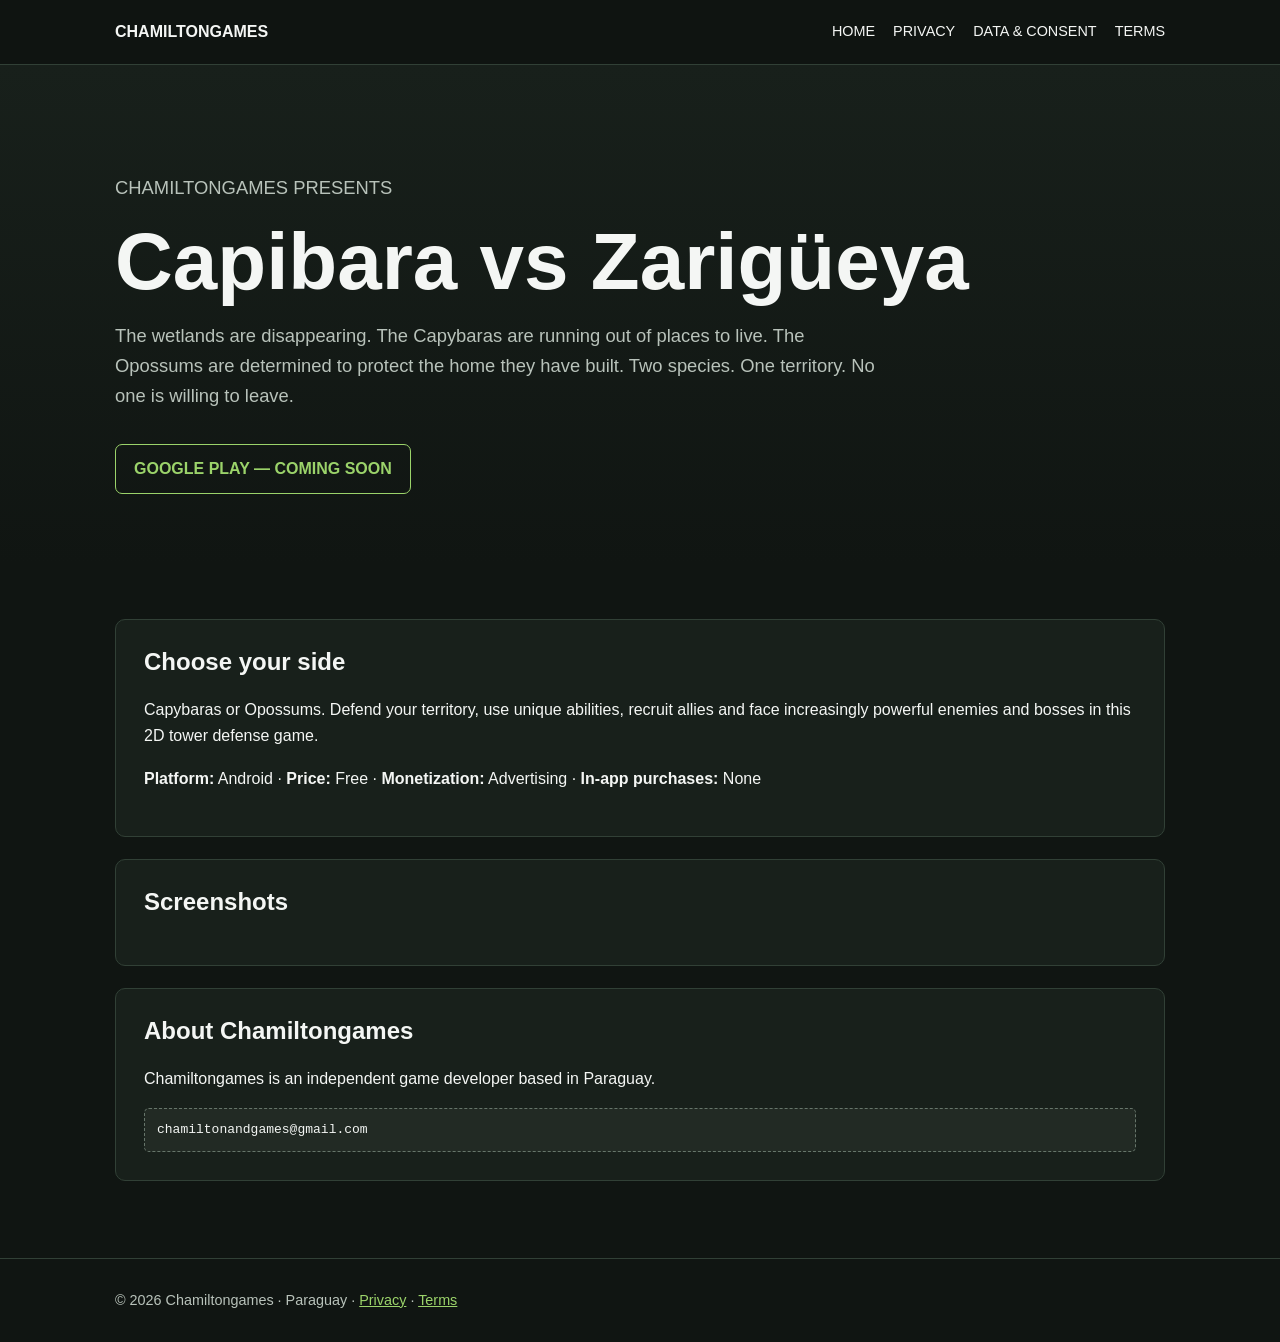
<file: index.html>
<!doctype html><html lang="en"><head><meta charset="utf-8"><meta name="viewport" content="width=device-width,initial-scale=1"><title>Capibara vs Zarigüeya | Chamiltongames</title><meta name="description" content="Capibara vs Zarigüeya, a 2D tower defense game by Chamiltongames."><link rel="stylesheet" href="css/style.css"></head><body><header><div class="wrap"><nav><a class="brand" href="index.html">CHAMILTONGAMES</a><button class="menu" aria-label="Open menu">☰</button><div class="links"><a href="index.html">HOME</a><a href="privacy.html">PRIVACY</a><a href="data.html">DATA & CONSENT</a><a href="terms.html">TERMS</a></div></nav></div></header><div class="hero"><div class="wrap"><p class="muted">CHAMILTONGAMES PRESENTS</p><h1>Capibara vs Zarigüeya</h1><p>The wetlands are disappearing. The Capybaras are running out of places to live. The Opossums are determined to protect the home they have built. Two species. One territory. No one is willing to leave.</p><a class="btn" href="#">GOOGLE PLAY — COMING SOON</a></div></div><main><div class="wrap"><section><h2>Choose your side</h2><p>Capybaras or Opossums. Defend your territory, use unique abilities, recruit allies and face increasingly powerful enemies and bosses in this 2D tower defense game.</p><p><strong>Platform:</strong> Android · <strong>Price:</strong> Free · <strong>Monetization:</strong> Advertising · <strong>In-app purchases:</strong> None</p></section><section><h2>Screenshots</h2><div class="screens"></div></section><section><h2>About Chamiltongames</h2><p>Chamiltongames is an independent game developer based in Paraguay.</p><div class="placeholder">chamiltonandgames@gmail.com</div></section></div></main><footer><div class="wrap">© <span data-year></span> Chamiltongames · Paraguay · <a href="privacy.html">Privacy</a> · <a href="terms.html">Terms</a></div></footer><script src="js/main.js"></script></body></html>
</file>
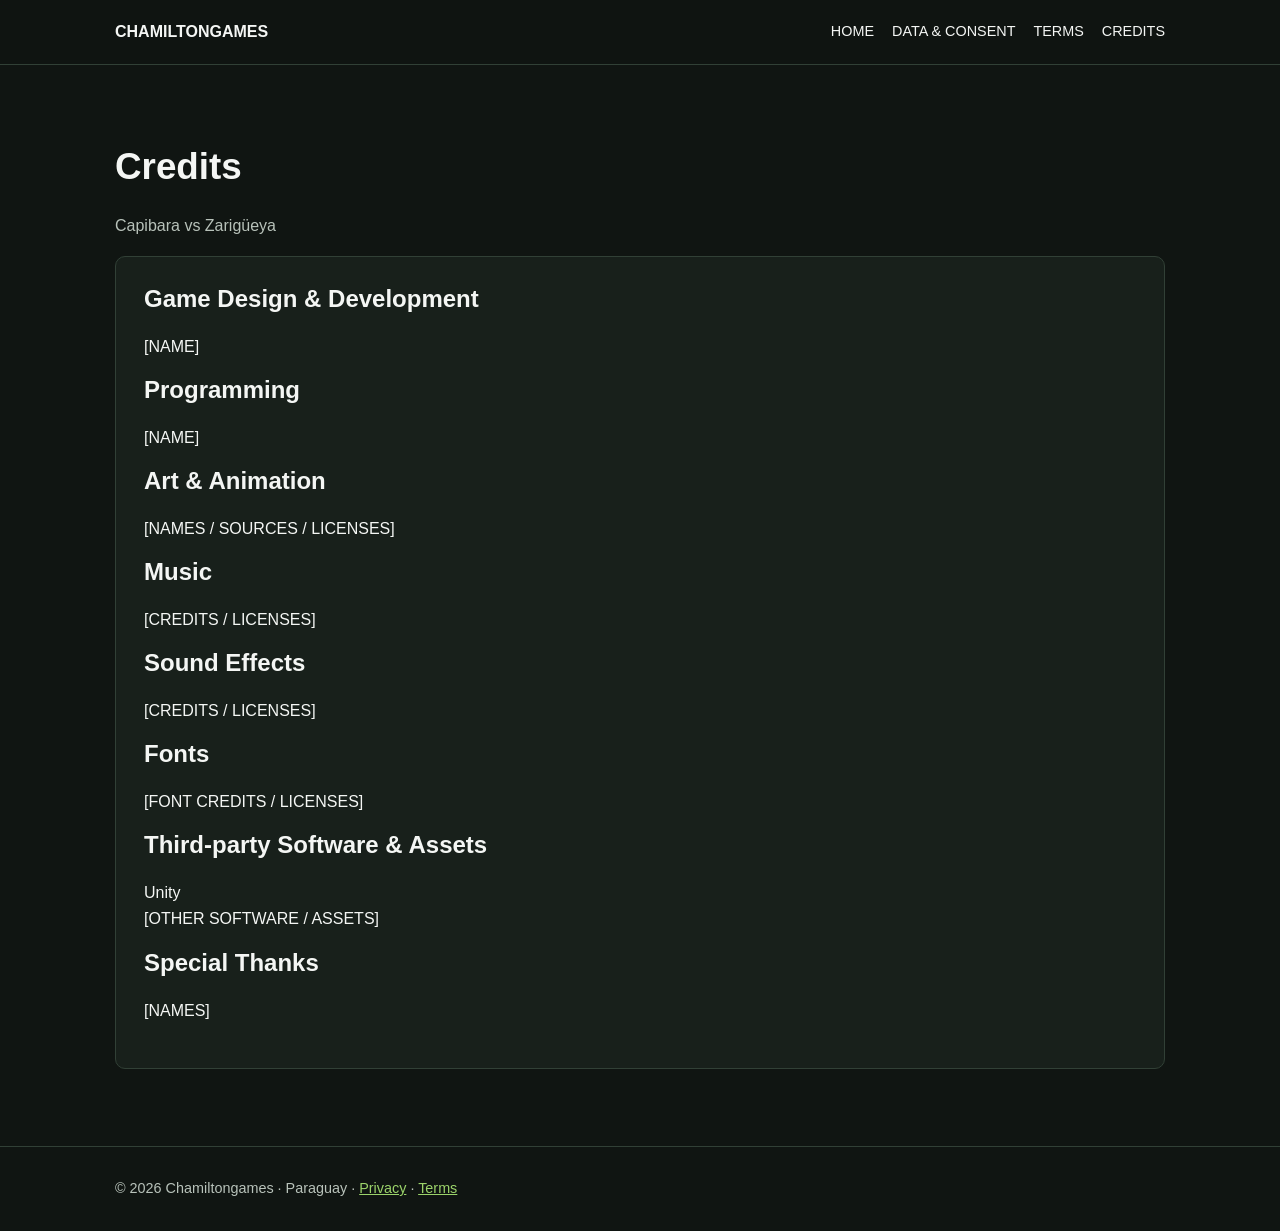
<file: credits.html>
<!doctype html><html lang="en"><head><meta charset="utf-8"><meta name="viewport" content="width=device-width,initial-scale=1"><title>Credits | Chamiltongames</title><meta name="description" content="Capibara vs Zarigüeya - Chamiltongames"><link rel="stylesheet" href="css/style.css"></head><body><header><div class="wrap"><nav><a class="brand" href="index.html">CHAMILTONGAMES</a><button class="menu" aria-label="Open menu">☰</button><div class="links"><a href="index.html">HOME</a><a href="data.html">DATA & CONSENT</a><a href="terms.html">TERMS</a><a href="credits.html">CREDITS</a></div></nav></div></header><main><div class="wrap"><h1>Credits</h1><p class="muted">Capibara vs Zarigüeya</p><section><h2>Game Design & Development</h2><p>[NAME]</p><h2>Programming</h2><p>[NAME]</p><h2>Art & Animation</h2><p>[NAMES / SOURCES / LICENSES]</p><h2>Music</h2><p>[CREDITS / LICENSES]</p><h2>Sound Effects</h2><p>[CREDITS / LICENSES]</p><h2>Fonts</h2><p>[FONT CREDITS / LICENSES]</p><h2>Third-party Software & Assets</h2><p>Unity<br>[OTHER SOFTWARE / ASSETS]</p><h2>Special Thanks</h2><p>[NAMES]</p></section></div></main><footer><div class="wrap">© <span data-year></span> Chamiltongames · Paraguay · <a href="privacy.html">Privacy</a> · <a href="terms.html">Terms</a></div></footer><script src="js/main.js"></script></body></html>
</file>
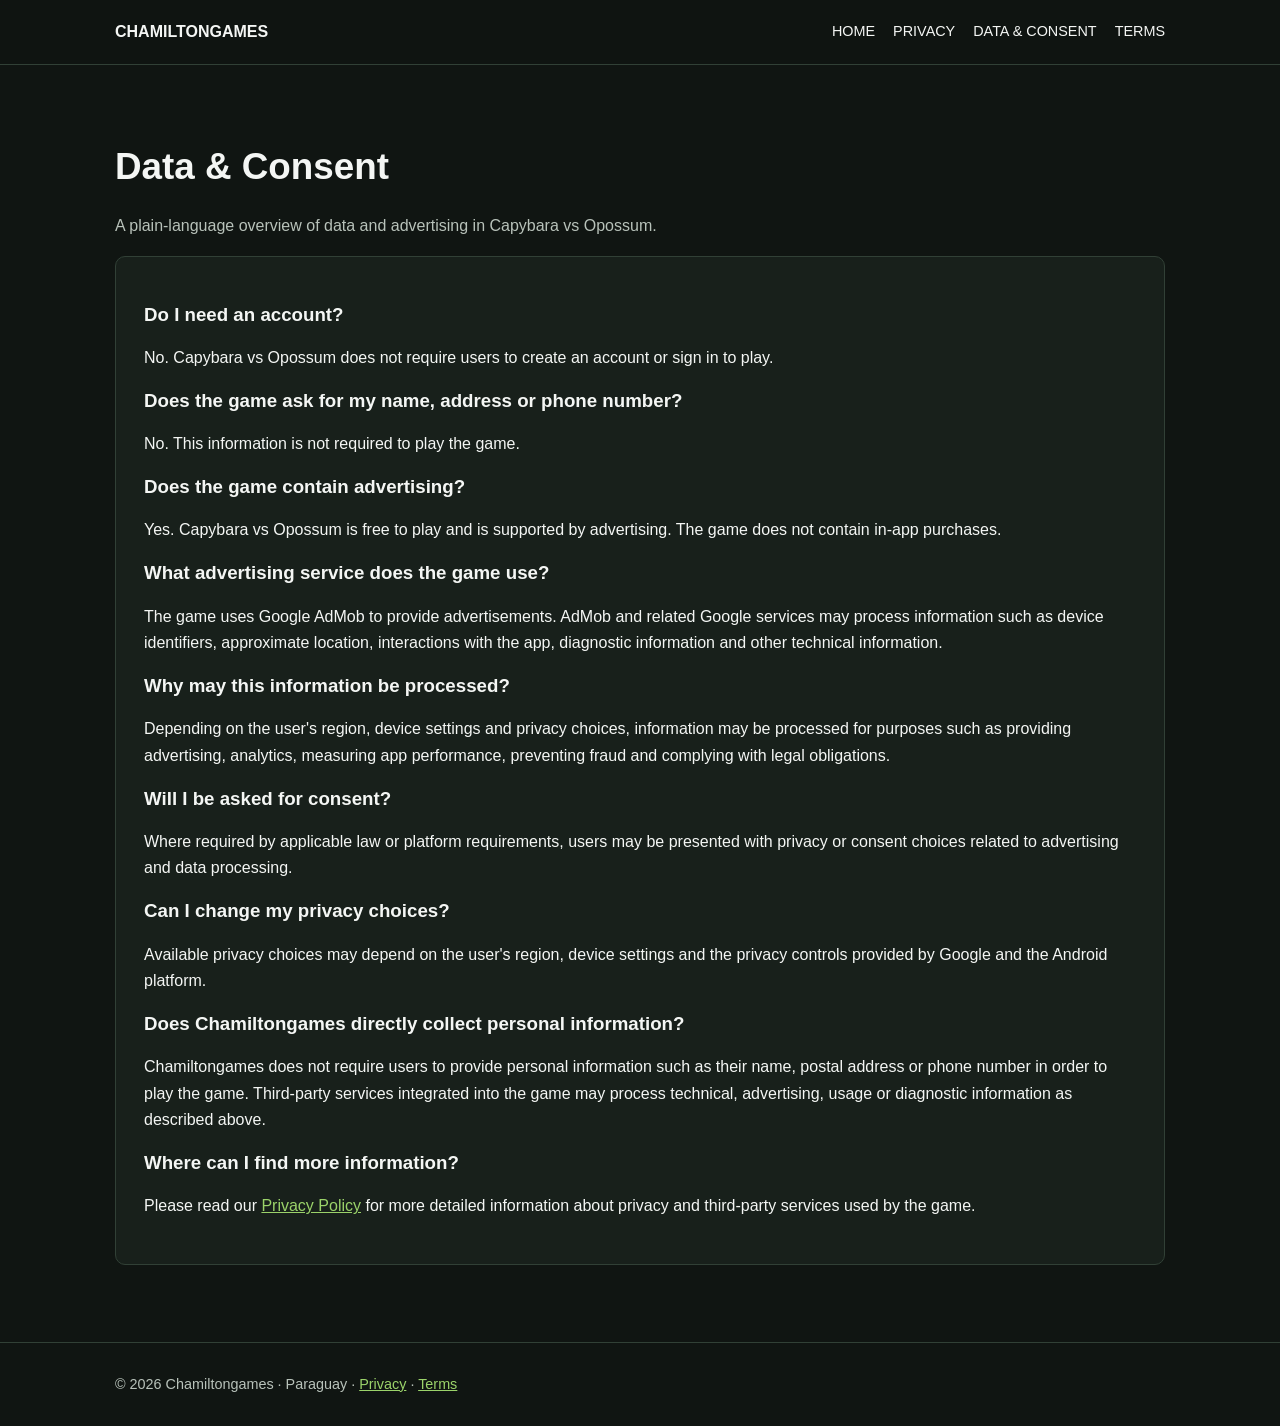
<file: data.html>
<!doctype html>
<html lang="en">
<head>
    <meta charset="utf-8">
    <meta name="viewport" content="width=device-width,initial-scale=1">

    <title>Data & Consent | Chamiltongames</title>

    <meta name="description"
          content="Information about data, advertising and consent in Capybara vs Opossum.">

    <link rel="stylesheet" href="css/style.css">
</head>

<body>

<header>
    <div class="wrap">
        <nav>
            <a class="brand" href="index.html">CHAMILTONGAMES</a>

            <button class="menu" aria-label="Open menu">☰</button>

            <div class="links">
                <a href="index.html">HOME</a>
                <a href="privacy.html">PRIVACY</a>
                <a href="data.html">DATA & CONSENT</a>
                <a href="terms.html">TERMS</a>
            </div>
        </nav>
    </div>
</header>

<main>
    <div class="wrap">

        <h1>Data & Consent</h1>

        <p class="muted">
            A plain-language overview of data and advertising in
            Capybara vs Opossum.
        </p>

        <section>

            <h3>Do I need an account?</h3>
            <p>
                No. Capybara vs Opossum does not require users to create
                an account or sign in to play.
            </p>

            <h3>Does the game ask for my name, address or phone number?</h3>
            <p>
                No. This information is not required to play the game.
            </p>

            <h3>Does the game contain advertising?</h3>
            <p>
                Yes. Capybara vs Opossum is free to play and is supported
                by advertising. The game does not contain in-app purchases.
            </p>

            <h3>What advertising service does the game use?</h3>
            <p>
                The game uses Google AdMob to provide advertisements.
                AdMob and related Google services may process information
                such as device identifiers, approximate location,
                interactions with the app, diagnostic information and
                other technical information.
            </p>

            <h3>Why may this information be processed?</h3>
            <p>
                Depending on the user's region, device settings and
                privacy choices, information may be processed for purposes
                such as providing advertising, analytics, measuring app
                performance, preventing fraud and complying with legal
                obligations.
            </p>

            <h3>Will I be asked for consent?</h3>
            <p>
                Where required by applicable law or platform requirements,
                users may be presented with privacy or consent choices
                related to advertising and data processing.
            </p>

            <h3>Can I change my privacy choices?</h3>
            <p>
                Available privacy choices may depend on the user's region,
                device settings and the privacy controls provided by
                Google and the Android platform.
            </p>

            <h3>Does Chamiltongames directly collect personal information?</h3>
            <p>
                Chamiltongames does not require users to provide personal
                information such as their name, postal address or phone
                number in order to play the game. Third-party services
                integrated into the game may process technical, advertising,
                usage or diagnostic information as described above.
            </p>

            <h3>Where can I find more information?</h3>
            <p>
                Please read our
                <a href="privacy.html">Privacy Policy</a>
                for more detailed information about privacy and third-party
                services used by the game.
            </p>

        </section>

    </div>
</main>

<footer>
    <div class="wrap">
        © <span data-year></span> Chamiltongames · Paraguay ·
        <a href="privacy.html">Privacy</a> ·
        <a href="terms.html">Terms</a>
    </div>
</footer>

<script src="js/main.js"></script>

</body>
</html>
</file>
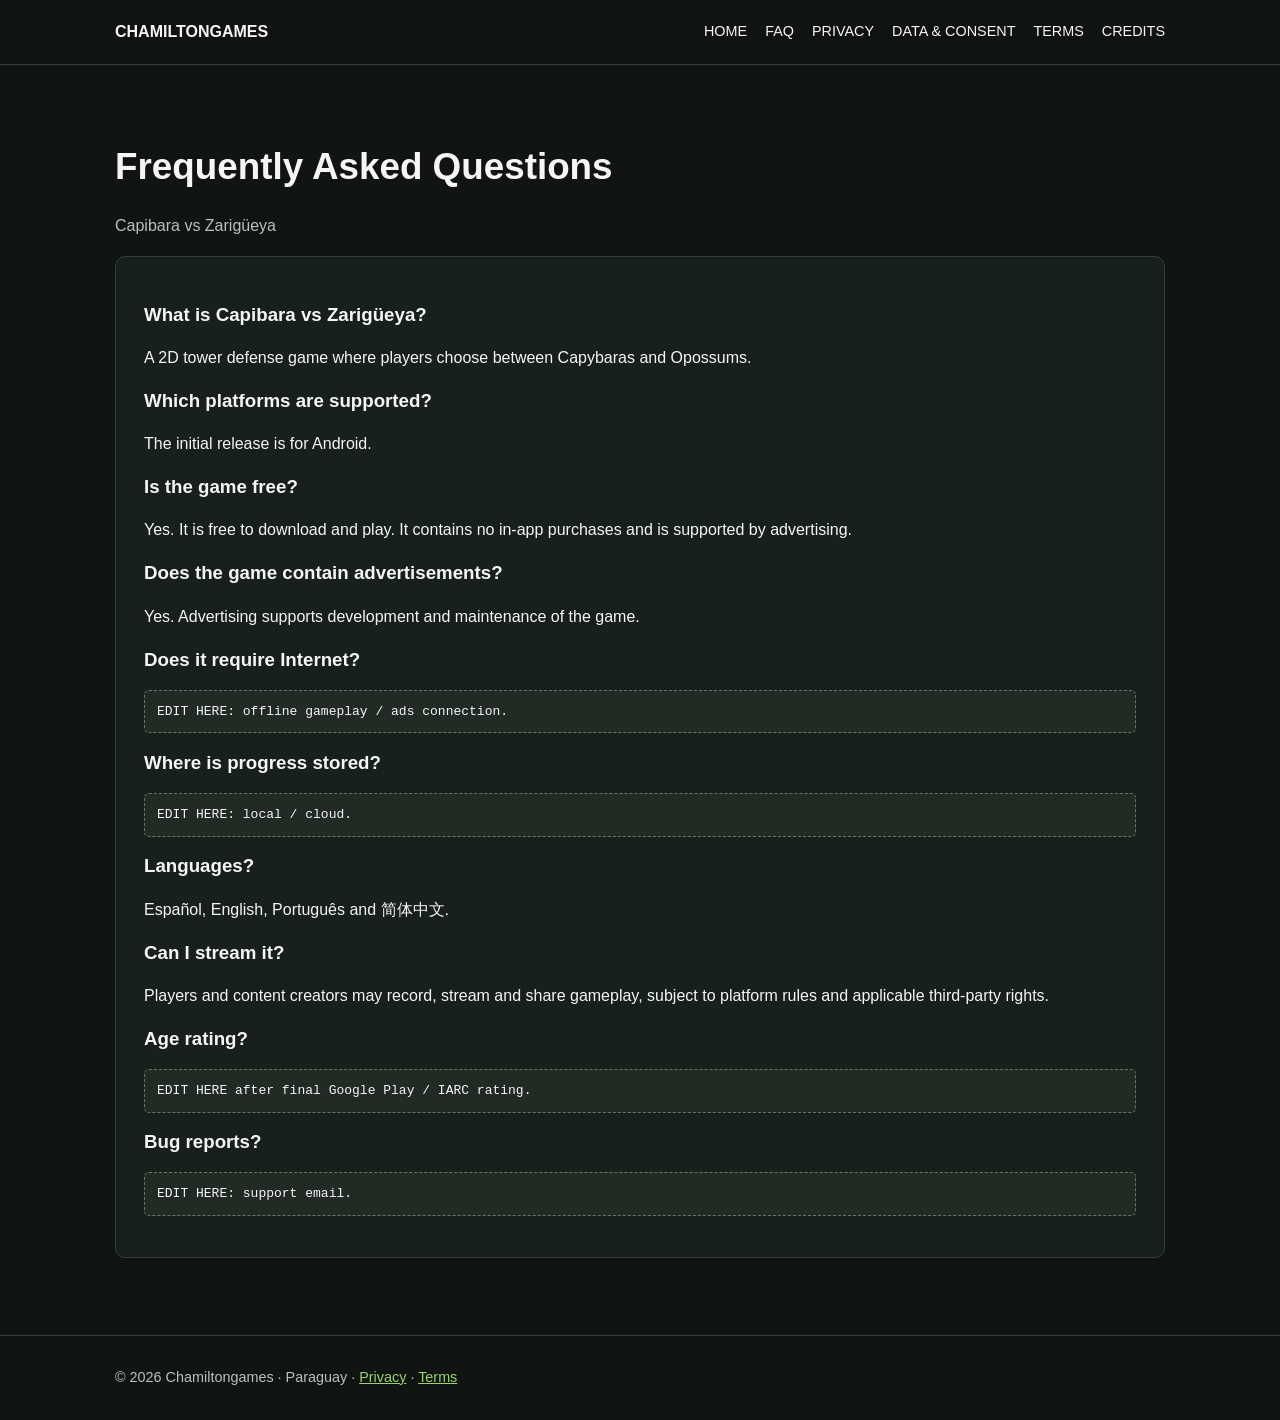
<file: faq.html>
<!doctype html><html lang="en"><head><meta charset="utf-8"><meta name="viewport" content="width=device-width,initial-scale=1"><title>FAQ | Chamiltongames</title><meta name="description" content="Capibara vs Zarigüeya - Chamiltongames"><link rel="stylesheet" href="css/style.css"></head><body><header><div class="wrap"><nav><a class="brand" href="index.html">CHAMILTONGAMES</a><button class="menu" aria-label="Open menu">☰</button><div class="links"><a href="index.html">HOME</a><a href="faq.html">FAQ</a><a href="privacy.html">PRIVACY</a><a href="data.html">DATA & CONSENT</a><a href="terms.html">TERMS</a><a href="credits.html">CREDITS</a></div></nav></div></header><main><div class="wrap"><h1>Frequently Asked Questions</h1><p class="muted">Capibara vs Zarigüeya</p><section><h3>What is Capibara vs Zarigüeya?</h3><p>A 2D tower defense game where players choose between Capybaras and Opossums.</p><h3>Which platforms are supported?</h3><p>The initial release is for Android.</p><h3>Is the game free?</h3><p>Yes. It is free to download and play. It contains no in-app purchases and is supported by advertising.</p><h3>Does the game contain advertisements?</h3><p>Yes. Advertising supports development and maintenance of the game.</p><h3>Does it require Internet?</h3><p class="placeholder">EDIT HERE: offline gameplay / ads connection.</p><h3>Where is progress stored?</h3><p class="placeholder">EDIT HERE: local / cloud.</p><h3>Languages?</h3><p>Español, English, Português and 简体中文.</p><h3>Can I stream it?</h3><p>Players and content creators may record, stream and share gameplay, subject to platform rules and applicable third-party rights.</p><h3>Age rating?</h3><p class="placeholder">EDIT HERE after final Google Play / IARC rating.</p><h3>Bug reports?</h3><p class="placeholder">EDIT HERE: support email.</p></section></div></main><footer><div class="wrap">© <span data-year></span> Chamiltongames · Paraguay · <a href="privacy.html">Privacy</a> · <a href="terms.html">Terms</a></div></footer><script src="js/main.js"></script></body></html>
</file>
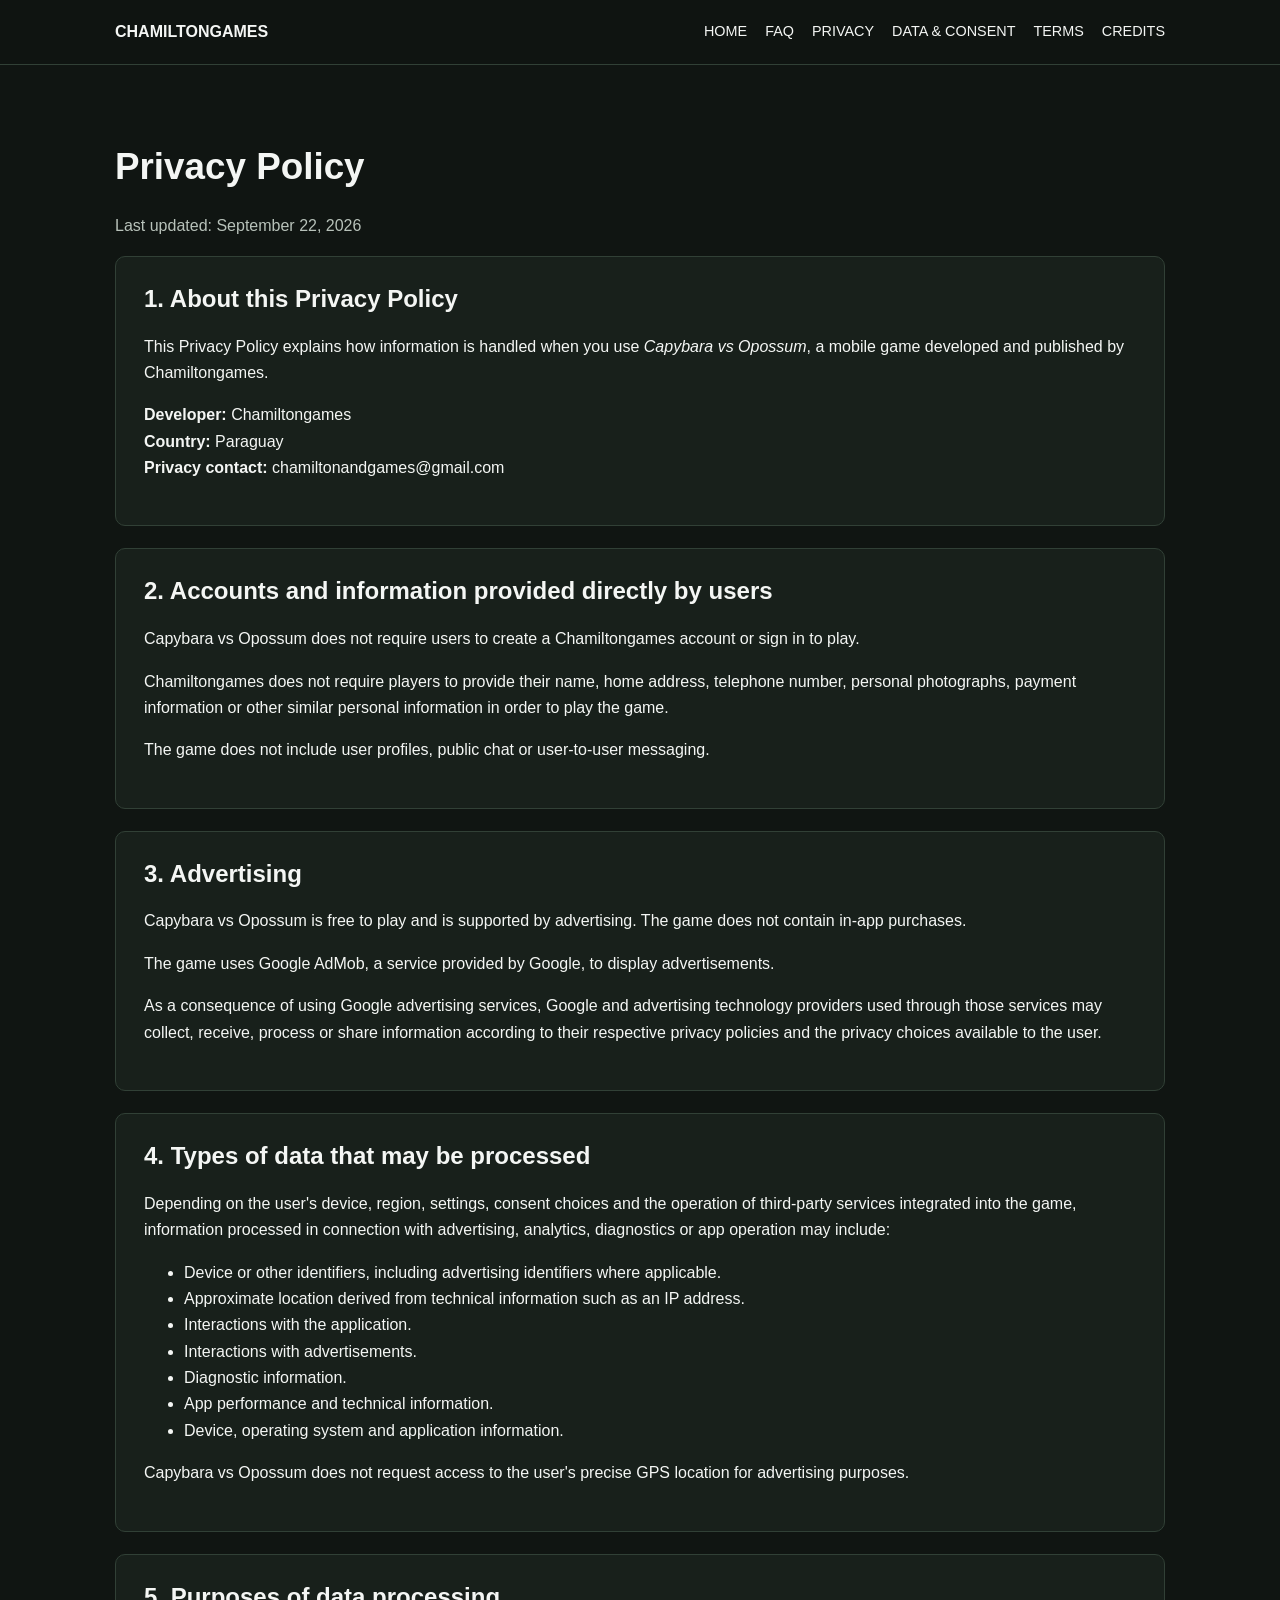
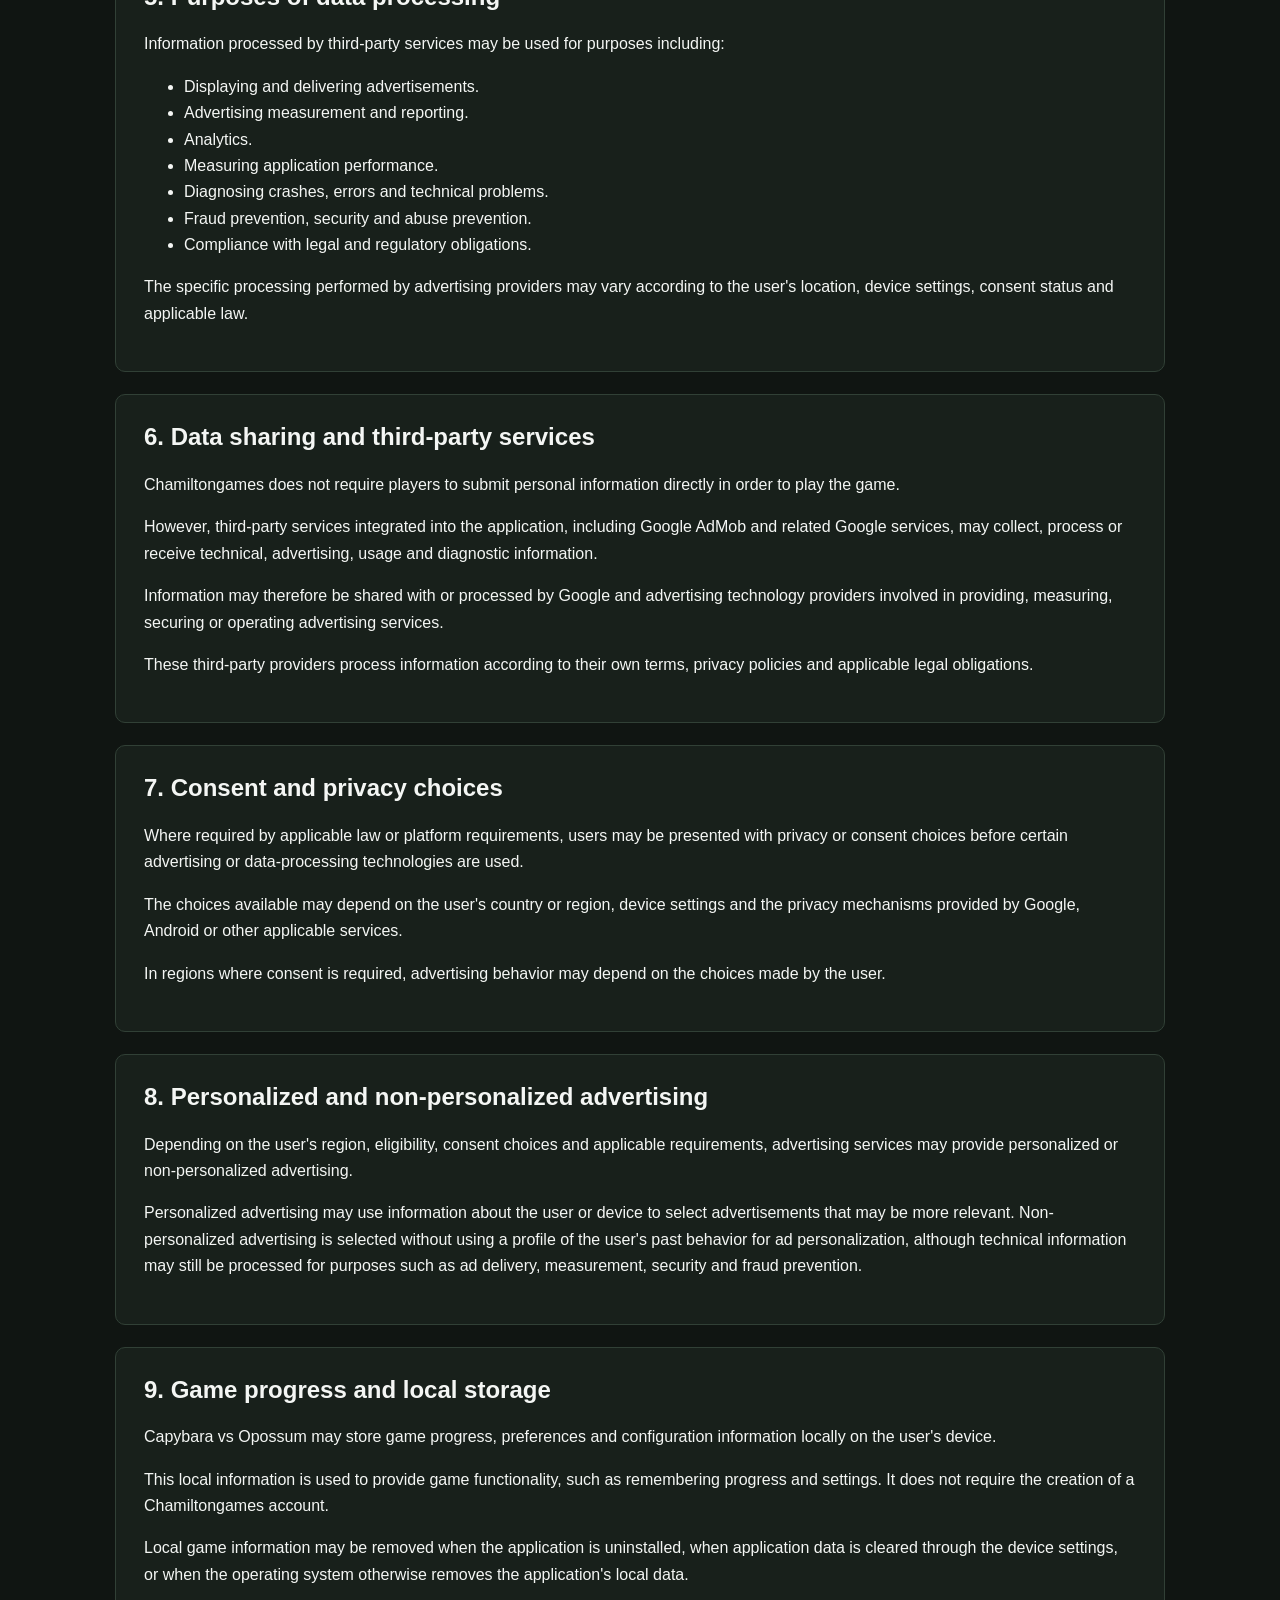
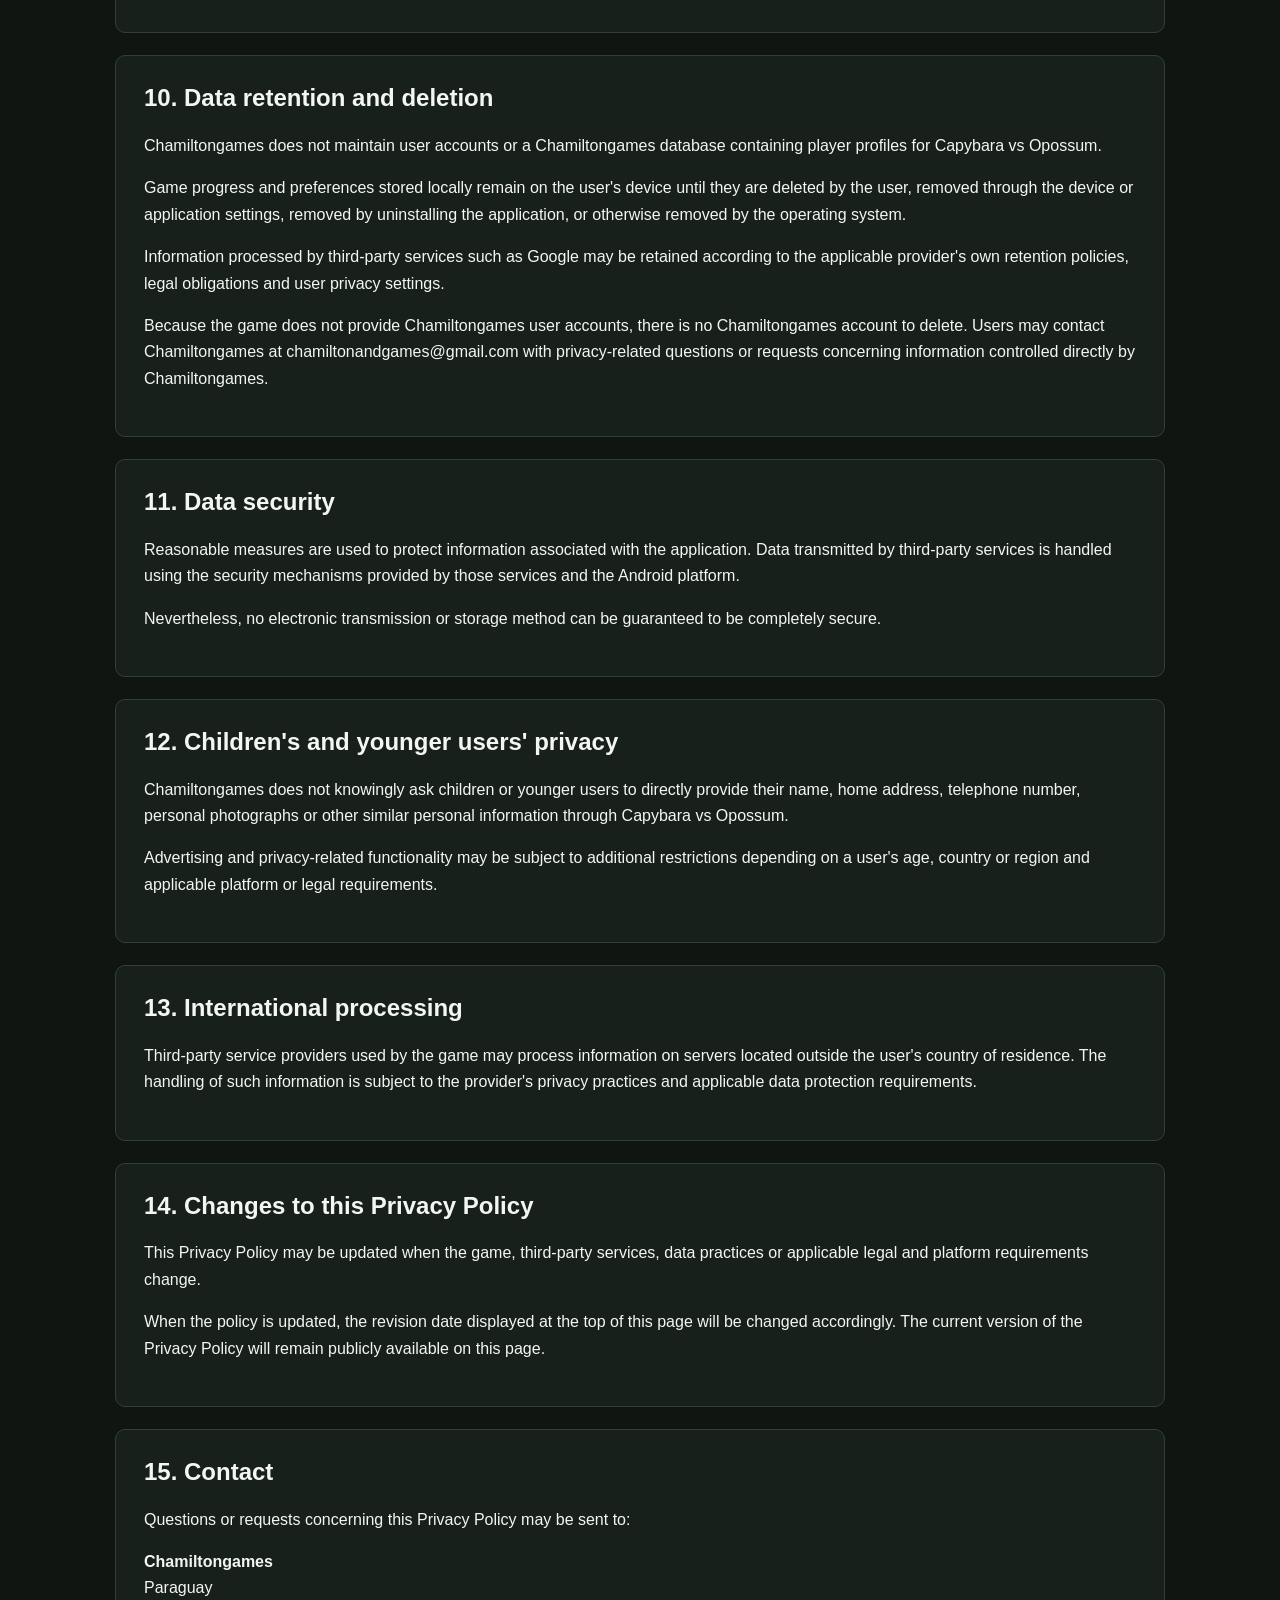
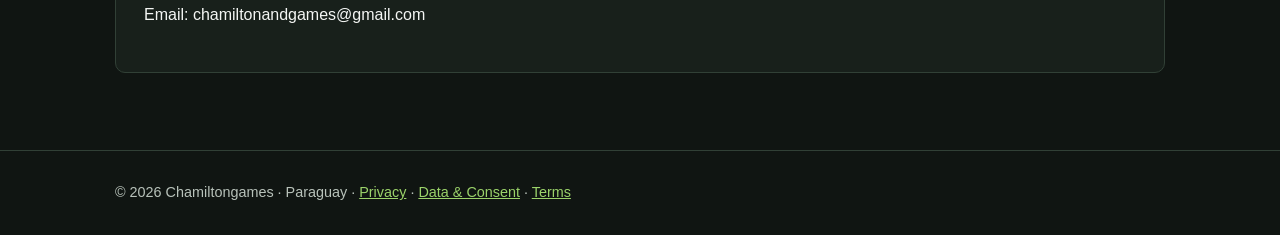
<file: privacy.html>
<!doctype html>
<html lang="en">
<head>
    <meta charset="utf-8">
    <meta name="viewport" content="width=device-width,initial-scale=1">

    <title>Privacy Policy | Chamiltongames</title>

    <meta name="description"
          content="Privacy Policy for Capybara vs Opossum by Chamiltongames.">

    <link rel="stylesheet" href="css/style.css">
</head>

<body>

<header>
    <div class="wrap">
        <nav>
            <a class="brand" href="index.html">CHAMILTONGAMES</a>

            <button class="menu" aria-label="Open menu">☰</button>

            <div class="links">
                <a href="index.html">HOME</a>
                <a href="faq.html">FAQ</a>
                <a href="privacy.html">PRIVACY</a>
                <a href="data.html">DATA & CONSENT</a>
                <a href="terms.html">TERMS</a>
                <a href="credits.html">CREDITS</a>
            </div>
        </nav>
    </div>
</header>

<main>
<div class="wrap">

    <h1>Privacy Policy</h1>
    <p class="muted">Last updated: September 22, 2026</p>

    <section>
        <h2>1. About this Privacy Policy</h2>

        <p>
            This Privacy Policy explains how information is handled when
            you use <em>Capybara vs Opossum</em>, a mobile game developed
            and published by Chamiltongames.
        </p>

        <p>
            <strong>Developer:</strong> Chamiltongames<br>
            <strong>Country:</strong> Paraguay<br>
            <strong>Privacy contact:</strong>
            chamiltonandgames@gmail.com
        </p>
    </section>


    <section>
        <h2>2. Accounts and information provided directly by users</h2>

        <p>
            Capybara vs Opossum does not require users to create a
            Chamiltongames account or sign in to play.
        </p>

        <p>
            Chamiltongames does not require players to provide their
            name, home address, telephone number, personal photographs,
            payment information or other similar personal information
            in order to play the game.
        </p>

        <p>
            The game does not include user profiles, public chat or
            user-to-user messaging.
        </p>
    </section>


    <section>
        <h2>3. Advertising</h2>

        <p>
            Capybara vs Opossum is free to play and is supported by
            advertising. The game does not contain in-app purchases.
        </p>

        <p>
            The game uses Google AdMob, a service provided by Google,
            to display advertisements.
        </p>

        <p>
            As a consequence of using Google advertising services,
            Google and advertising technology providers used through
            those services may collect, receive, process or share
            information according to their respective privacy policies
            and the privacy choices available to the user.
        </p>
    </section>


    <section>
        <h2>4. Types of data that may be processed</h2>

        <p>
            Depending on the user's device, region, settings, consent
            choices and the operation of third-party services integrated
            into the game, information processed in connection with
            advertising, analytics, diagnostics or app operation may
            include:
        </p>

        <ul>
            <li>Device or other identifiers, including advertising identifiers where applicable.</li>
            <li>Approximate location derived from technical information such as an IP address.</li>
            <li>Interactions with the application.</li>
            <li>Interactions with advertisements.</li>
            <li>Diagnostic information.</li>
            <li>App performance and technical information.</li>
            <li>Device, operating system and application information.</li>
        </ul>

        <p>
            Capybara vs Opossum does not request access to the user's
            precise GPS location for advertising purposes.
        </p>
    </section>


    <section>
        <h2>5. Purposes of data processing</h2>

        <p>
            Information processed by third-party services may be used
            for purposes including:
        </p>

        <ul>
            <li>Displaying and delivering advertisements.</li>
            <li>Advertising measurement and reporting.</li>
            <li>Analytics.</li>
            <li>Measuring application performance.</li>
            <li>Diagnosing crashes, errors and technical problems.</li>
            <li>Fraud prevention, security and abuse prevention.</li>
            <li>Compliance with legal and regulatory obligations.</li>
        </ul>

        <p>
            The specific processing performed by advertising providers
            may vary according to the user's location, device settings,
            consent status and applicable law.
        </p>
    </section>


    <section>
        <h2>6. Data sharing and third-party services</h2>

        <p>
            Chamiltongames does not require players to submit personal
            information directly in order to play the game.
        </p>

        <p>
            However, third-party services integrated into the application,
            including Google AdMob and related Google services, may collect,
            process or receive technical, advertising, usage and diagnostic
            information.
        </p>

        <p>
            Information may therefore be shared with or processed by
            Google and advertising technology providers involved in
            providing, measuring, securing or operating advertising
            services.
        </p>

        <p>
            These third-party providers process information according
            to their own terms, privacy policies and applicable legal
            obligations.
        </p>
    </section>


    <section>
        <h2>7. Consent and privacy choices</h2>

        <p>
            Where required by applicable law or platform requirements,
            users may be presented with privacy or consent choices before
            certain advertising or data-processing technologies are used.
        </p>

        <p>
            The choices available may depend on the user's country or
            region, device settings and the privacy mechanisms provided
            by Google, Android or other applicable services.
        </p>

        <p>
            In regions where consent is required, advertising behavior
            may depend on the choices made by the user.
        </p>
    </section>


    <section>
        <h2>8. Personalized and non-personalized advertising</h2>

        <p>
            Depending on the user's region, eligibility, consent choices
            and applicable requirements, advertising services may provide
            personalized or non-personalized advertising.
        </p>

        <p>
            Personalized advertising may use information about the user
            or device to select advertisements that may be more relevant.
            Non-personalized advertising is selected without using a
            profile of the user's past behavior for ad personalization,
            although technical information may still be processed for
            purposes such as ad delivery, measurement, security and
            fraud prevention.
        </p>
    </section>


    <section>
        <h2>9. Game progress and local storage</h2>

        <p>
            Capybara vs Opossum may store game progress, preferences and
            configuration information locally on the user's device.
        </p>

        <p>
            This local information is used to provide game functionality,
            such as remembering progress and settings. It does not require
            the creation of a Chamiltongames account.
        </p>

        <p>
            Local game information may be removed when the application
            is uninstalled, when application data is cleared through the
            device settings, or when the operating system otherwise
            removes the application's local data.
        </p>
    </section>


    <section>
        <h2>10. Data retention and deletion</h2>

        <p>
            Chamiltongames does not maintain user accounts or a
            Chamiltongames database containing player profiles for
            Capybara vs Opossum.
        </p>

        <p>
            Game progress and preferences stored locally remain on the
            user's device until they are deleted by the user, removed
            through the device or application settings, removed by
            uninstalling the application, or otherwise removed by the
            operating system.
        </p>

        <p>
            Information processed by third-party services such as Google
            may be retained according to the applicable provider's own
            retention policies, legal obligations and user privacy
            settings.
        </p>

        <p>
            Because the game does not provide Chamiltongames user
            accounts, there is no Chamiltongames account to delete.
            Users may contact Chamiltongames at
            chamiltonandgames@gmail.com with privacy-related questions
            or requests concerning information controlled directly by
            Chamiltongames.
        </p>
    </section>


    <section>
        <h2>11. Data security</h2>

        <p>
            Reasonable measures are used to protect information associated
            with the application. Data transmitted by third-party services
            is handled using the security mechanisms provided by those
            services and the Android platform.
        </p>

        <p>
            Nevertheless, no electronic transmission or storage method
            can be guaranteed to be completely secure.
        </p>
    </section>


    <section>
        <h2>12. Children's and younger users' privacy</h2>

        <p>
            Chamiltongames does not knowingly ask children or younger
            users to directly provide their name, home address, telephone
            number, personal photographs or other similar personal
            information through Capybara vs Opossum.
        </p>

        <p>
            Advertising and privacy-related functionality may be subject
            to additional restrictions depending on a user's age,
            country or region and applicable platform or legal
            requirements.
        </p>
    </section>


    <section>
        <h2>13. International processing</h2>

        <p>
            Third-party service providers used by the game may process
            information on servers located outside the user's country
            of residence. The handling of such information is subject
            to the provider's privacy practices and applicable data
            protection requirements.
        </p>
    </section>


    <section>
        <h2>14. Changes to this Privacy Policy</h2>

        <p>
            This Privacy Policy may be updated when the game,
            third-party services, data practices or applicable legal
            and platform requirements change.
        </p>

        <p>
            When the policy is updated, the revision date displayed
            at the top of this page will be changed accordingly.
            The current version of the Privacy Policy will remain
            publicly available on this page.
        </p>
    </section>


    <section>
        <h2>15. Contact</h2>

        <p>
            Questions or requests concerning this Privacy Policy may
            be sent to:
        </p>

        <p>
            <strong>Chamiltongames</strong><br>
            Paraguay<br>
            Email: chamiltonandgames@gmail.com
        </p>
    </section>

</div>
</main>


<footer>
    <div class="wrap">
        © <span data-year></span> Chamiltongames · Paraguay ·
        <a href="privacy.html">Privacy</a> ·
        <a href="data.html">Data & Consent</a> ·
        <a href="terms.html">Terms</a>
    </div>
</footer>

<script src="js/main.js"></script>

</body>
</html>
</file>
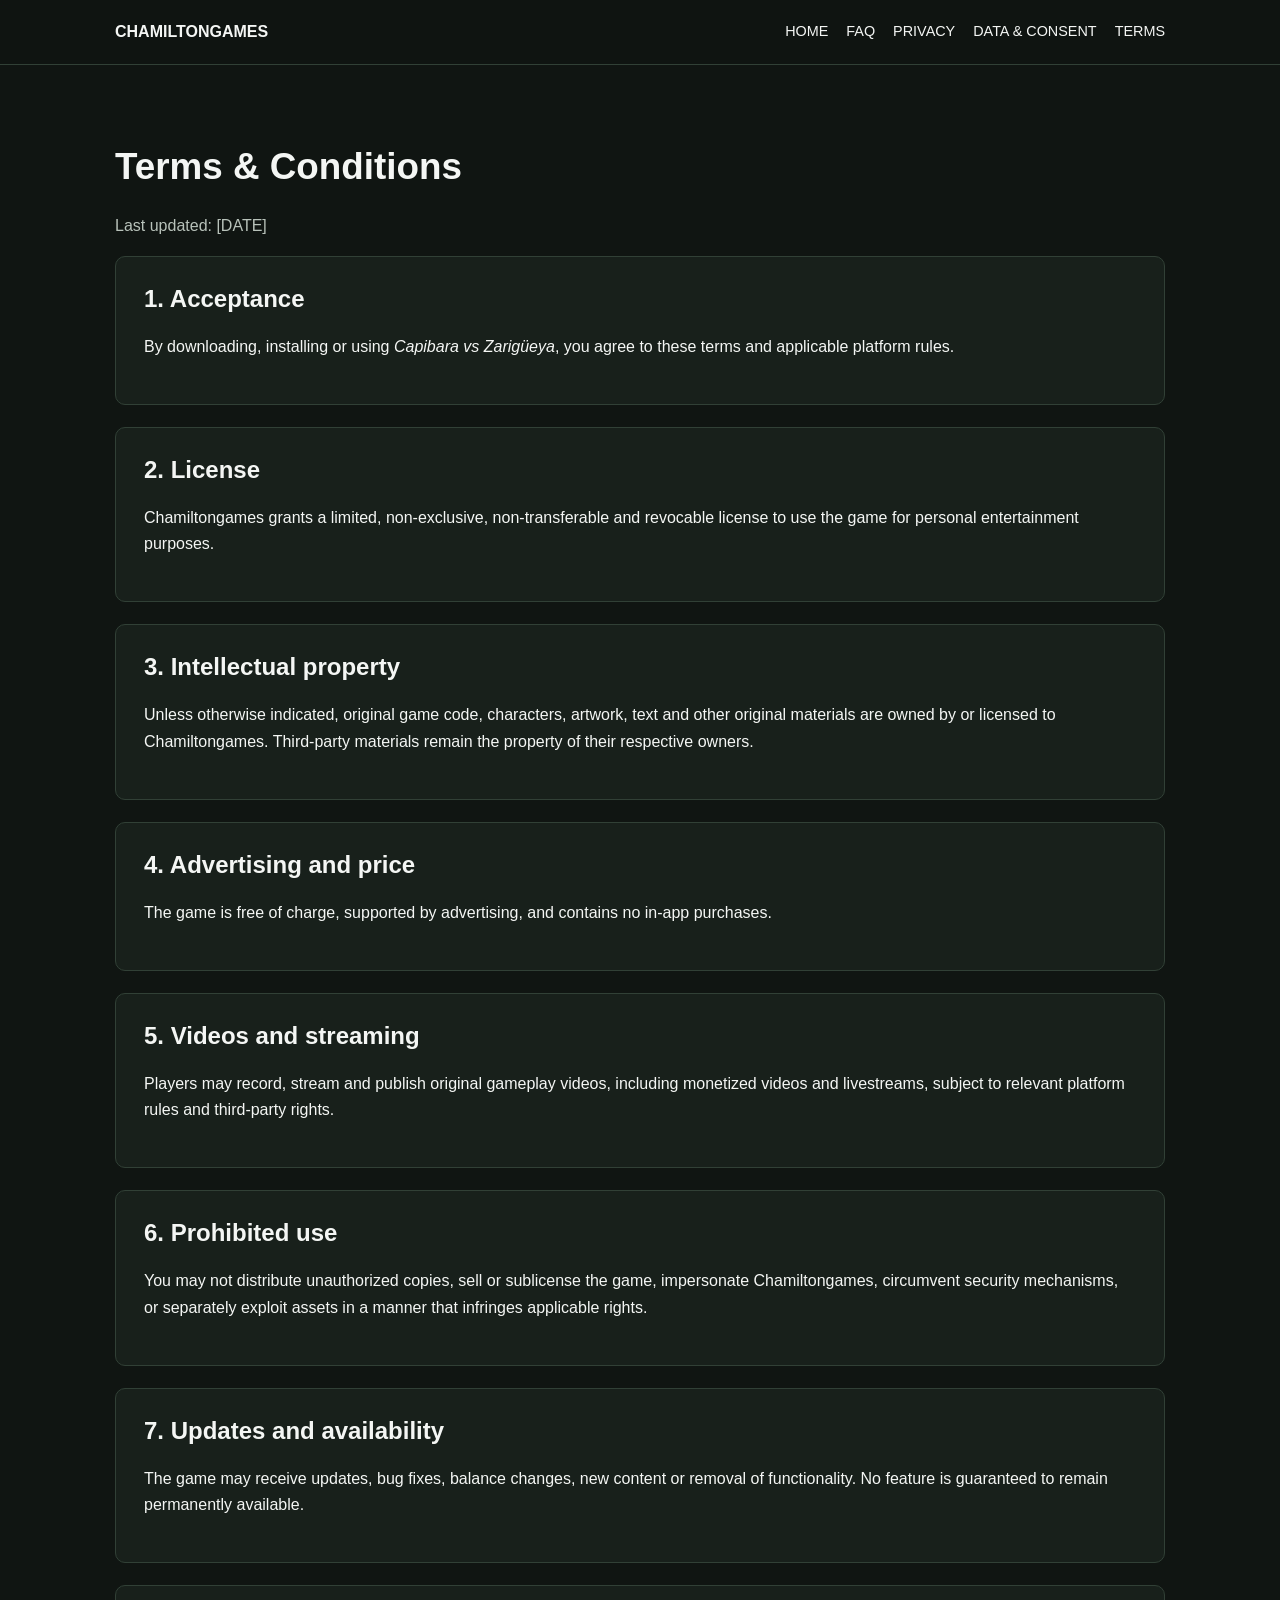
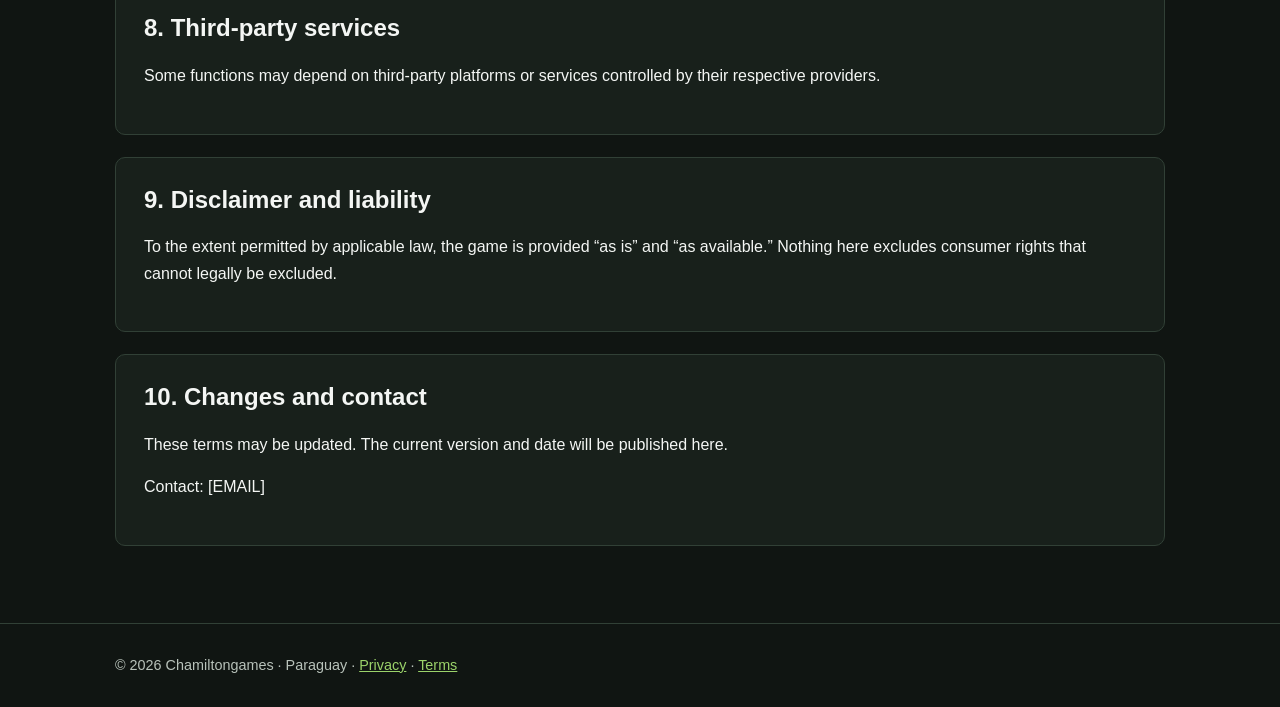
<file: terms.html>
<!doctype html><html lang="en"><head><meta charset="utf-8"><meta name="viewport" content="width=device-width,initial-scale=1"><title>Terms & Conditions | Chamiltongames</title><meta name="description" content="Capibara vs Zarigüeya - Chamiltongames"><link rel="stylesheet" href="css/style.css"></head><body><header><div class="wrap"><nav><a class="brand" href="index.html">CHAMILTONGAMES</a><button class="menu" aria-label="Open menu">☰</button><div class="links"><a href="index.html">HOME</a><a href="faq.html">FAQ</a><a href="privacy.html">PRIVACY</a><a href="data.html">DATA & CONSENT</a><a href="terms.html">TERMS</a></div></nav></div></header><main><div class="wrap"><h1>Terms & Conditions</h1><p class="muted">Last updated: [DATE]</p><section><h2>1. Acceptance</h2><p>By downloading, installing or using <em>Capibara vs Zarigüeya</em>, you agree to these terms and applicable platform rules.</p></section><section><h2>2. License</h2><p>Chamiltongames grants a limited, non-exclusive, non-transferable and revocable license to use the game for personal entertainment purposes.</p></section><section><h2>3. Intellectual property</h2><p>Unless otherwise indicated, original game code, characters, artwork, text and other original materials are owned by or licensed to Chamiltongames. Third-party materials remain the property of their respective owners.</p></section><section><h2>4. Advertising and price</h2><p>The game is free of charge, supported by advertising, and contains no in-app purchases.</p></section><section><h2>5. Videos and streaming</h2><p>Players may record, stream and publish original gameplay videos, including monetized videos and livestreams, subject to relevant platform rules and third-party rights.</p></section><section><h2>6. Prohibited use</h2><p>You may not distribute unauthorized copies, sell or sublicense the game, impersonate Chamiltongames, circumvent security mechanisms, or separately exploit assets in a manner that infringes applicable rights.</p></section><section><h2>7. Updates and availability</h2><p>The game may receive updates, bug fixes, balance changes, new content or removal of functionality. No feature is guaranteed to remain permanently available.</p></section><section><h2>8. Third-party services</h2><p>Some functions may depend on third-party platforms or services controlled by their respective providers.</p></section><section><h2>9. Disclaimer and liability</h2><p>To the extent permitted by applicable law, the game is provided “as is” and “as available.” Nothing here excludes consumer rights that cannot legally be excluded.</p></section><section><h2>10. Changes and contact</h2><p>These terms may be updated. The current version and date will be published here.</p><p>Contact: [EMAIL]</p></section></div></main><footer><div class="wrap">© <span data-year></span> Chamiltongames · Paraguay · <a href="privacy.html">Privacy</a> · <a href="terms.html">Terms</a></div></footer><script src="js/main.js"></script></body></html>
</file>
<file: css/style.css>
:root{--bg:#101512;--panel:#18201b;--text:#f4f6f4;--muted:#b8c2ba;--accent:#9bd36a;--line:#314036;--max:1050px}*{box-sizing:border-box}html{scroll-behavior:smooth}body{margin:0;font-family:Arial,Helvetica,sans-serif;background:var(--bg);color:var(--text);line-height:1.65}a{color:var(--accent)}.wrap{width:min(var(--max),92%);margin:auto}header{position:sticky;top:0;background:rgba(16,21,18,.97);border-bottom:1px solid var(--line);z-index:10}nav{min-height:64px;display:flex;align-items:center;justify-content:space-between;gap:20px}.brand{font-weight:800;color:var(--text);text-decoration:none}.links{display:flex;gap:18px;flex-wrap:wrap}.links a{color:var(--text);text-decoration:none;font-size:.9rem}.links a:hover{color:var(--accent)}.menu{display:none;background:none;border:1px solid var(--line);color:var(--text);padding:8px 11px;border-radius:6px}.hero{padding:90px 0 70px;background:linear-gradient(180deg,#18201b,#101512)}.hero h1{font-size:clamp(2.5rem,7vw,5rem);line-height:1;margin:0 0 18px}.hero p{max-width:760px;font-size:1.15rem;color:var(--muted)}.btn{display:inline-block;margin-top:14px;padding:11px 18px;border:1px solid var(--accent);border-radius:7px;text-decoration:none;font-weight:700}main{padding:55px 0}section{background:var(--panel);border:1px solid var(--line);border-radius:10px;padding:28px;margin-bottom:22px}h1,h2,h3{line-height:1.2}h1{font-size:2.3rem}h2{margin-top:0}.muted{color:var(--muted)}.placeholder{background:#222a24;border:1px dashed #66756a;padding:10px 12px;border-radius:5px;font-family:monospace}.screens{display:grid;grid-template-columns:repeat(3,1fr);gap:15px}.shot{aspect-ratio:16/9;border:1px dashed #66756a;border-radius:8px;display:grid;place-items:center;color:var(--muted)}footer{border-top:1px solid var(--line);padding:30px 0;color:var(--muted);font-size:.9rem}@media(max-width:760px){.menu{display:block}.links{display:none;position:absolute;top:64px;left:0;right:0;background:#101512;padding:20px 4%;border-bottom:1px solid var(--line);flex-direction:column}.links.open{display:flex}.screens{grid-template-columns:1fr}.hero{padding-top:60px}}
</file>
